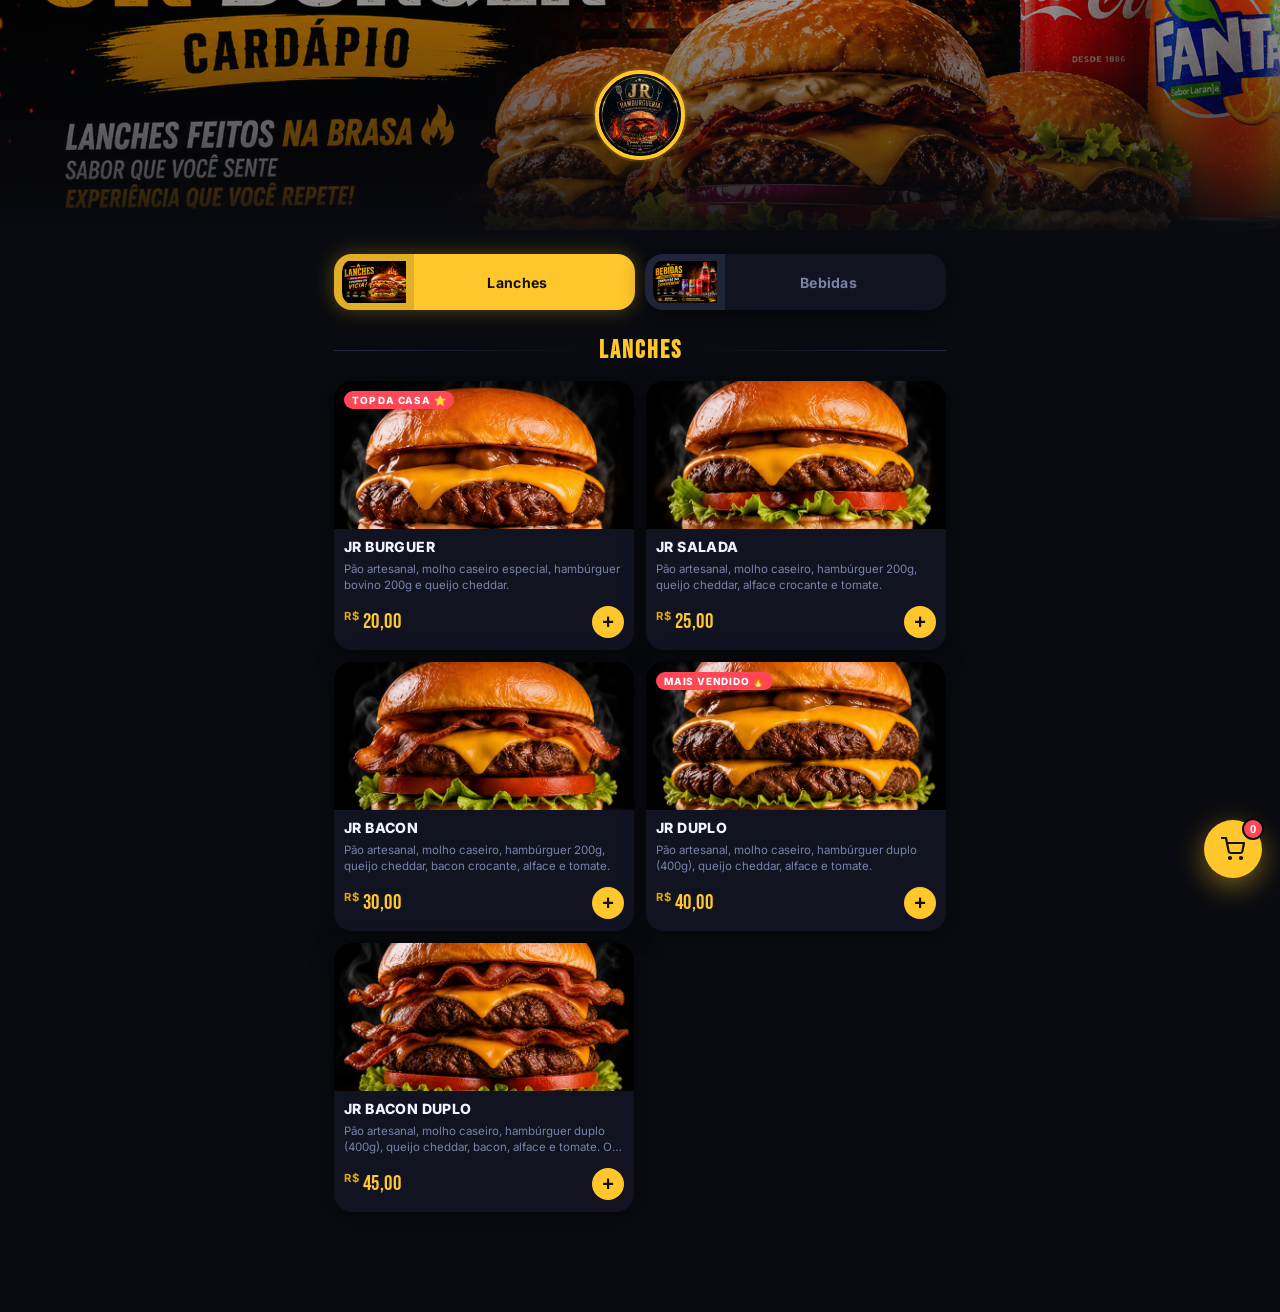
<file: index.html>
<!DOCTYPE html>
<html lang="pt-BR">
<head>
  <meta charset="UTF-8" />
  <meta name="viewport" content="width=device-width, initial-scale=1.0" />
  <title>JR Burguer — Cardápio</title>
  <link rel="stylesheet" href="style.css" />
  <link href="https://fonts.googleapis.com/css2?family=Bebas+Neue&family=Inter:wght@400;500;600;700;800;900&display=swap" rel="stylesheet" />
</head>
<body>

  <!-- ===== HERO / CAPA ===== -->
  <section class="hero">
    <img id="bannerImage" class="hero__bg" alt="Banner JR Burguer" />
    <div class="hero__overlay"></div>
    <div class="hero__profile">
      <img id="profileLogo" class="hero__logo" alt="Logo JR Burguer" />
    </div>
  </section>

  <!-- ===== APP SHELL ===== -->
  <main class="app">

    <!-- CATEGORIAS -->
    <nav class="cats" aria-label="Categorias">
      <button class="cat-btn active" data-category="burgers">
        <img src="categorias%20hamburgueres.png" alt="" />
        <span>Lanches</span>
      </button>
      <button class="cat-btn" data-category="drinks">
        <img src="categoria%20bebidas.png" alt="" />
        <span>Bebidas</span>
      </button>
    </nav>

    <!-- SEÇÃO HAMBÚRGUERES -->
    <section id="burgersSection" class="menu-section">
      <h2 class="section-title">
        <span class="section-title__line"></span>
        Lanches
        <span class="section-title__line"></span>
      </h2>
      <div class="grid" id="burgersGrid"></div>
    </section>

    <!-- SEÇÃO BEBIDAS -->
    <section id="drinksSection" class="menu-section is-hidden">
      <h2 class="section-title">
        <span class="section-title__line"></span>
        Bebidas
        <span class="section-title__line"></span>
      </h2>
      <div class="drinks-list" id="drinksGrid"></div>
    </section>

  </main>

  <!-- ===== MODAL DO PRODUTO ===== -->
  <div class="modal-overlay" id="productModal" role="dialog" aria-modal="true">
    <div class="modal-backdrop" id="modalBackdrop"></div>

    <article class="modal">
      <!-- Handle de arraste -->
      <div class="modal__handle"></div>

      <!-- Fechar -->
      <button class="modal__close" id="modalClose" aria-label="Fechar">✕</button>

      <!-- Categoria (topo) -->
      <p class="modal__category" id="modalCategory"></p>

      <!-- Nome do produto -->
      <h3 class="modal__name" id="modalName"></h3>

      <!-- Scroll de produtos (carrossel) -->
      <div class="modal__carousel" id="modalCarousel">
        <!-- itens injetados via JS -->
      </div>
      <!-- Dots indicadores -->
      <div class="modal__dots" id="modalDots"></div>

      <!-- Preço -->
      <p class="modal__price" id="modalPrice"></p>

      <!-- Controle de quantidade -->
      <div class="modal__qty-row">
        <button class="modal__qty-btn" id="modalQtyMinus">−</button>
        <span class="modal__qty-val" id="modalQtyVal">1</span>
        <button class="modal__qty-btn" id="modalQtyPlus">+</button>
      </div>

      <!-- Botão adicionar -->
      <button class="modal__add-btn" id="modalAdd">
        <span id="modalAddLabel">Adicionar ao pedido</span>
        <span class="modal__add-total" id="modalAddTotal"></span>
      </button>
    </article>
  </div>

  <!-- ===== FAB CARRINHO ===== -->
  <button class="fab" id="cartFab" aria-label="Abrir carrinho">
    <svg width="24" height="24" viewBox="0 0 24 24" fill="none" stroke="currentColor" stroke-width="2.2" stroke-linecap="round" stroke-linejoin="round"><circle cx="9" cy="21" r="1"/><circle cx="20" cy="21" r="1"/><path d="M1 1h4l2.68 13.39a2 2 0 0 0 2 1.61h9.72a2 2 0 0 0 2-1.61L23 6H6"/></svg>
    <span class="fab__badge" id="cartBadge">0</span>
  </button>

  <!-- ===== PAINEL CARRINHO ===== -->
  <div class="cart-overlay" id="cartOverlay">
    <aside class="cart-panel">
      <div class="cart-panel__header">
        <div>
          <h4>Seu Pedido</h4>
          <p class="cart-panel__sub" id="cartItemCount">0 itens</p>
        </div>
        <button class="cart-panel__close" id="cartClose">✕</button>
      </div>

      <ul class="cart-list" id="cartList"></ul>

      <div class="cart-empty" id="cartEmpty">
        <span>🛒</span>
        <p>Seu carrinho está vazio</p>
        <small>Adicione itens do cardápio</small>
      </div>

      <div class="cart-panel__footer" id="cartFooter">
        <div class="cart-panel__total-row">
          <span>Subtotal</span>
          <strong id="cartTotal">R$ 0,00</strong>
        </div>
        <div class="cart-delivery-notice">
          🛵 Taxa de entrega a combinar com o atendente
        </div>
        <button class="btn-whatsapp" id="cartCheckout">
          <svg width="20" height="20" viewBox="0 0 24 24" fill="currentColor"><path d="M17.472 14.382c-.297-.149-1.758-.867-2.03-.967-.273-.099-.471-.148-.67.15-.197.297-.767.966-.94 1.164-.173.199-.347.223-.644.075-.297-.15-1.255-.463-2.39-1.475-.883-.788-1.48-1.761-1.653-2.059-.173-.297-.018-.458.13-.606.134-.133.298-.347.446-.52.149-.174.198-.298.298-.497.099-.198.05-.371-.025-.52-.075-.149-.669-1.612-.916-2.207-.242-.579-.487-.5-.669-.51-.173-.008-.371-.01-.57-.01-.198 0-.52.074-.792.372-.272.297-1.04 1.016-1.04 2.479 0 1.462 1.065 2.875 1.213 3.074.149.198 2.096 3.2 5.077 4.487.709.306 1.262.489 1.694.625.712.227 1.36.195 1.871.118.571-.085 1.758-.719 2.006-1.413.248-.694.248-1.289.173-1.413-.074-.124-.272-.198-.57-.347z"/><path d="M12 0C5.373 0 0 5.373 0 12c0 2.125.554 4.12 1.524 5.855L0 24l6.335-1.502A11.95 11.95 0 0 0 12 24c6.627 0 12-5.373 12-12S18.627 0 12 0zm0 21.818a9.818 9.818 0 0 1-5.006-1.37l-.36-.214-3.727.883.939-3.619-.235-.372A9.818 9.818 0 1 1 12 21.818z"/></svg>
          Finalizar no WhatsApp
        </button>
      </div>
    </aside>
  </div>

  <!-- ===== TOAST ===== -->
  <div class="toast" id="toast"></div>

  <script src="script.js"></script>
</body>
</html>
</file>
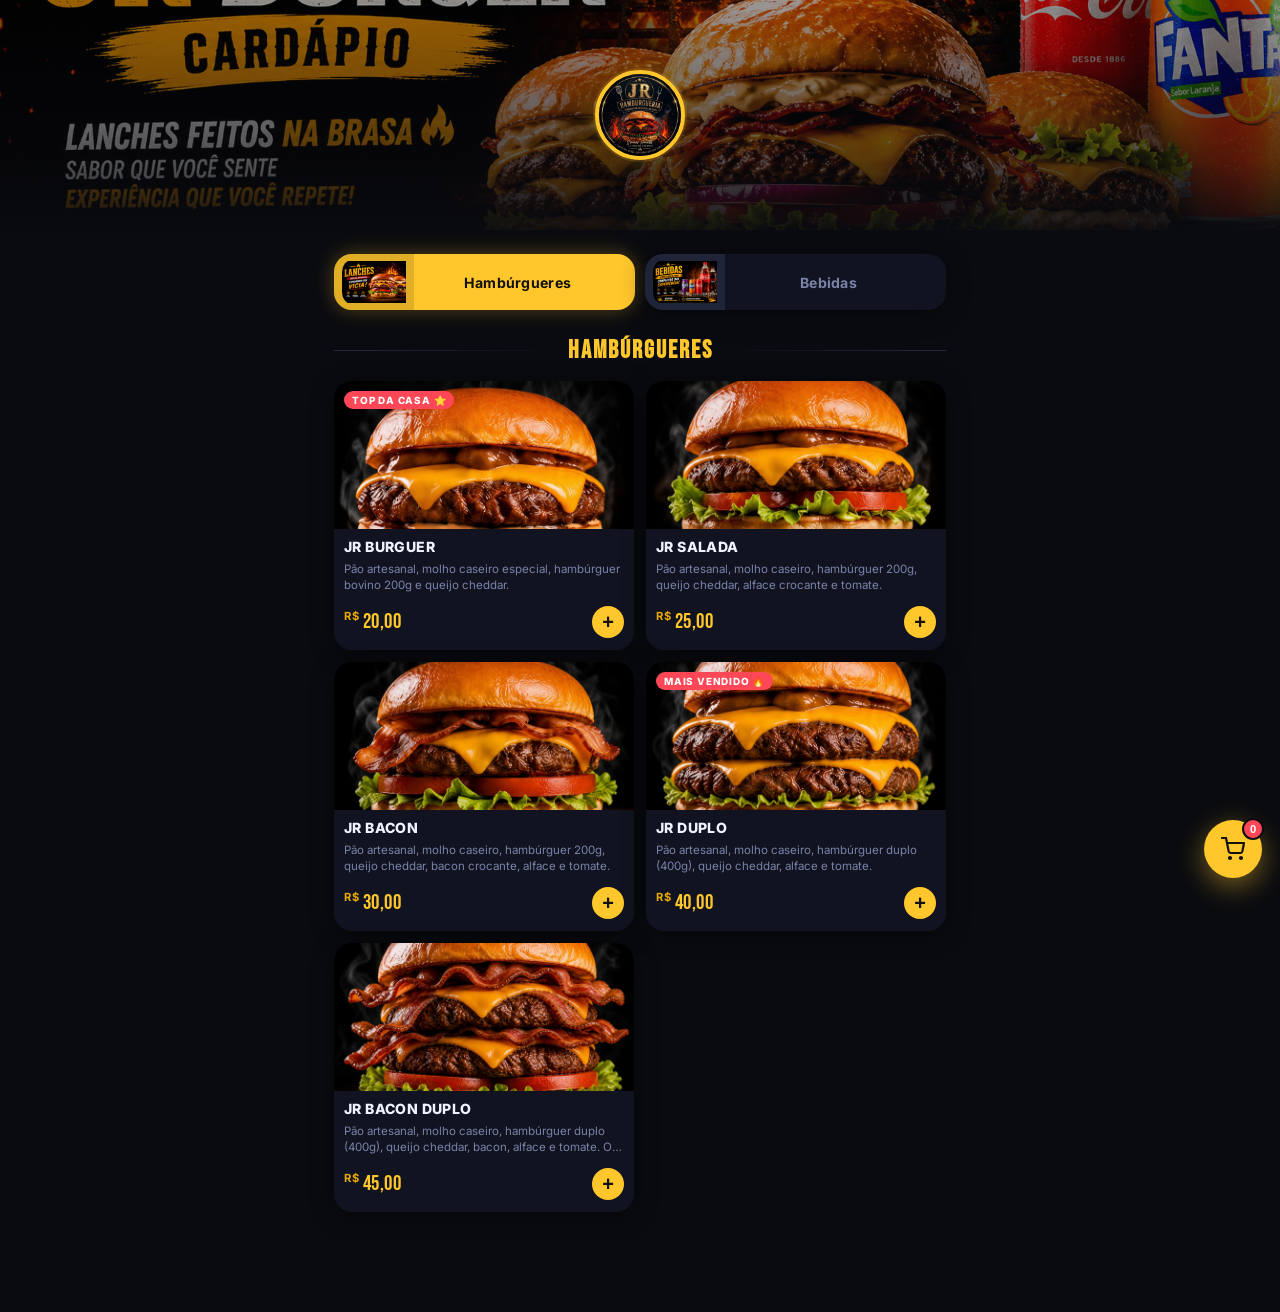
<file: index (1).html>
<!DOCTYPE html>
<html lang="pt-BR">
<head>
  <meta charset="UTF-8" />
  <meta name="viewport" content="width=device-width, initial-scale=1.0" />
  <title>JR Burguer — Cardápio</title>
  <link rel="stylesheet" href="style.css" />
  <link href="https://fonts.googleapis.com/css2?family=Bebas+Neue&family=Inter:wght@400;500;600;700;800;900&display=swap" rel="stylesheet" />
</head>
<body>

  <!-- ===== HERO / CAPA ===== -->
  <section class="hero">
    <img id="bannerImage" class="hero__bg" alt="Banner JR Burguer" />
    <div class="hero__overlay"></div>
    <div class="hero__profile">
      <img id="profileLogo" class="hero__logo" alt="Logo JR Burguer" />
    </div>
  </section>

  <!-- ===== APP SHELL ===== -->
  <main class="app">

    <!-- CATEGORIAS -->
    <nav class="cats" aria-label="Categorias">
      <button class="cat-btn active" data-category="burgers">
        <img src="categorias%20hamburgueres.png" alt="" />
        <span>Hambúrgueres</span>
      </button>
      <button class="cat-btn" data-category="drinks">
        <img src="categoria%20bebidas.png" alt="" />
        <span>Bebidas</span>
      </button>
    </nav>

    <!-- SEÇÃO HAMBÚRGUERES -->
    <section id="burgersSection" class="menu-section">
      <h2 class="section-title">
        <span class="section-title__line"></span>
        Hambúrgueres
        <span class="section-title__line"></span>
      </h2>
      <div class="grid" id="burgersGrid"></div>
    </section>

    <!-- SEÇÃO BEBIDAS -->
    <section id="drinksSection" class="menu-section is-hidden">
      <h2 class="section-title">
        <span class="section-title__line"></span>
        Bebidas
        <span class="section-title__line"></span>
      </h2>
      <div class="drinks-list" id="drinksGrid"></div>
    </section>

  </main>

  <!-- ===== MODAL DO PRODUTO ===== -->
  <div class="modal-overlay" id="productModal" role="dialog" aria-modal="true">
    <article class="modal">
      <button class="modal__close" id="modalClose" aria-label="Fechar">✕</button>

      <div class="modal__img-wrap">
        <img id="modalImage" alt="" />
      </div>

      <div class="modal__body">
        <div class="modal__badge" id="modalBadge"></div>
        <h3 class="modal__name" id="modalName"></h3>
        <p class="modal__desc" id="modalDesc"></p>

        <div class="modal__row">
          <span class="modal__price" id="modalPrice"></span>
          <div class="modal__qty">
            <button class="qty-btn" id="modalQtyMinus">−</button>
            <span class="qty-val" id="modalQtyVal">1</span>
            <button class="qty-btn" id="modalQtyPlus">+</button>
          </div>
        </div>

        <button class="btn-primary" id="modalAdd">
          <span>Adicionar ao pedido</span>
          <span id="modalAddTotal"></span>
        </button>
      </div>
    </article>
  </div>

  <!-- ===== FAB CARRINHO ===== -->
  <button class="fab" id="cartFab" aria-label="Abrir carrinho">
    <svg width="24" height="24" viewBox="0 0 24 24" fill="none" stroke="currentColor" stroke-width="2.2" stroke-linecap="round" stroke-linejoin="round"><circle cx="9" cy="21" r="1"/><circle cx="20" cy="21" r="1"/><path d="M1 1h4l2.68 13.39a2 2 0 0 0 2 1.61h9.72a2 2 0 0 0 2-1.61L23 6H6"/></svg>
    <span class="fab__badge" id="cartBadge">0</span>
  </button>

  <!-- ===== PAINEL CARRINHO ===== -->
  <div class="cart-overlay" id="cartOverlay">
    <aside class="cart-panel">
      <div class="cart-panel__header">
        <div>
          <h4>Seu Pedido</h4>
          <p class="cart-panel__sub" id="cartItemCount">0 itens</p>
        </div>
        <button class="cart-panel__close" id="cartClose">✕</button>
      </div>

      <ul class="cart-list" id="cartList"></ul>

      <div class="cart-empty" id="cartEmpty">
        <span>🛒</span>
        <p>Seu carrinho está vazio</p>
        <small>Adicione itens do cardápio</small>
      </div>

      <div class="cart-panel__footer" id="cartFooter">
        <div class="cart-panel__total-row">
          <span>Total</span>
          <strong id="cartTotal">R$ 0,00</strong>
        </div>
        <button class="btn-whatsapp" id="cartCheckout">
          <svg width="20" height="20" viewBox="0 0 24 24" fill="currentColor"><path d="M17.472 14.382c-.297-.149-1.758-.867-2.03-.967-.273-.099-.471-.148-.67.15-.197.297-.767.966-.94 1.164-.173.199-.347.223-.644.075-.297-.15-1.255-.463-2.39-1.475-.883-.788-1.48-1.761-1.653-2.059-.173-.297-.018-.458.13-.606.134-.133.298-.347.446-.52.149-.174.198-.298.298-.497.099-.198.05-.371-.025-.52-.075-.149-.669-1.612-.916-2.207-.242-.579-.487-.5-.669-.51-.173-.008-.371-.01-.57-.01-.198 0-.52.074-.792.372-.272.297-1.04 1.016-1.04 2.479 0 1.462 1.065 2.875 1.213 3.074.149.198 2.096 3.2 5.077 4.487.709.306 1.262.489 1.694.625.712.227 1.36.195 1.871.118.571-.085 1.758-.719 2.006-1.413.248-.694.248-1.289.173-1.413-.074-.124-.272-.198-.57-.347z"/><path d="M12 0C5.373 0 0 5.373 0 12c0 2.125.554 4.12 1.524 5.855L0 24l6.335-1.502A11.95 11.95 0 0 0 12 24c6.627 0 12-5.373 12-12S18.627 0 12 0zm0 21.818a9.818 9.818 0 0 1-5.006-1.37l-.36-.214-3.727.883.939-3.619-.235-.372A9.818 9.818 0 1 1 12 21.818z"/></svg>
          Finalizar no WhatsApp
        </button>
      </div>
    </aside>
  </div>

  <!-- ===== TOAST ===== -->
  <div class="toast" id="toast"></div>

  <script src="script.js"></script>
</body>
</html>
</file>
<file: style.css>
/* ================================================
   JR BURGUER — PREMIUM UI
   Dark · Amarelo · Mobile-first
   ================================================ */

/* ---------- RESET & TOKENS ---------- */
*, *::before, *::after {
  box-sizing: border-box;
  margin: 0;
  padding: 0;
  -webkit-tap-highlight-color: transparent;
}

:root {
  --bg:        #0a0b10;
  --surface:   #111420;
  --surface-2: #181c2e;
  --surface-3: #1f2438;
  --line:      #252a40;
  --text:      #f0f2ff;
  --muted:     #7a82a8;
  --gold:      #ffc72c;
  --gold-dark: #e6a800;
  --gold-glow: rgba(255,199,44,0.25);
  --red:       #ff4757;
  --green:     #25d366;
  --radius-sm: 12px;
  --radius:    18px;
  --radius-lg: 24px;
  --shadow-card: 0 4px 24px rgba(0,0,0,0.45);
  --shadow-gold: 0 0 20px rgba(255,199,44,0.3);
  --transition: 0.22s cubic-bezier(0.4,0,0.2,1);
}

html { scroll-behavior: smooth; }

body {
  background: var(--bg);
  color: var(--text);
  font-family: "Inter", sans-serif;
  font-size: 15px;
  min-height: 100vh;
  overflow-x: hidden;
}

/* ---------- HERO / CAPA ---------- */
.hero {
  position: relative;
  width: 100%;
  height: 230px;
  overflow: hidden;
}

.hero__bg {
  width: 100%;
  height: 100%;
  object-fit: cover;
  display: block;
  filter: brightness(0.72) saturate(1.1);
  transform: scale(1.02);
}

.hero__overlay {
  position: absolute;
  inset: 0;
  background: linear-gradient(
    to bottom,
    rgba(10,11,16,0.15) 0%,
    rgba(10,11,16,0.55) 70%,
    rgba(10,11,16,0.92) 100%
  );
}

.hero__profile {
  position: absolute;
  top: 50%;
  left: 50%;
  transform: translate(-50%, -50%);
  z-index: 10;
}

.hero__logo {
  width: 90px;
  height: 90px;
  border-radius: 50%;
  object-fit: cover;
  border: 4px solid var(--gold);
  box-shadow:
    0 0 0 2px rgba(255,199,44,0.15),
    0 0 28px rgba(255,199,44,0.35),
    0 8px 24px rgba(0,0,0,0.6);
  display: block;
}

/* ---------- APP SHELL ---------- */
.app {
  width: min(100%, 640px);
  margin: 0 auto;
  padding: 24px 14px 100px;
}

/* ---------- CATEGORIAS ---------- */
.cats {
  display: grid;
  grid-template-columns: 1fr 1fr;
  gap: 10px;
  margin-bottom: 26px;
}

.cat-btn {
  display: flex;
  align-items: center;
  gap: 0;
  border: none;
  border-radius: var(--radius);
  background: var(--surface);
  color: var(--muted);
  font-family: "Inter", sans-serif;
  font-size: 0.88rem;
  font-weight: 700;
  cursor: pointer;
  overflow: hidden;
  min-height: 56px;
  padding: 0 14px 0 0;
  transition: background var(--transition), color var(--transition), box-shadow var(--transition);
  box-shadow: var(--shadow-card);
}

.cat-btn img {
  width: 80px;
  height: 100%;
  min-height: 56px;
  object-fit: contain;
  object-position: center;
  background: var(--surface-3);
  border-radius: var(--radius) 0 0 var(--radius);
  padding: 6px 8px;
  flex-shrink: 0;
}

.cat-btn span {
  flex: 1;
  text-align: center;
  letter-spacing: 0.3px;
}

.cat-btn.active {
  background: var(--gold);
  color: #12100a;
  box-shadow: var(--shadow-gold);
}

.cat-btn.active img {
  background: rgba(0,0,0,0.12);
}

/* ---------- SECTION TITLE ---------- */
.section-title {
  display: flex;
  align-items: center;
  gap: 10px;
  font-family: "Bebas Neue", sans-serif;
  font-size: 1.55rem;
  letter-spacing: 2px;
  color: var(--gold);
  margin-bottom: 16px;
}

.section-title__line {
  flex: 1;
  height: 1px;
  background: linear-gradient(to right, transparent, var(--line));
}

.section-title__line:first-child {
  background: linear-gradient(to left, transparent, var(--line));
}

.menu-section.is-hidden { display: none; }

/* ---------- GRID HAMBÚRGUERES ---------- */
.grid {
  display: grid;
  grid-template-columns: repeat(2, 1fr);
  gap: 12px;
}

/* ---------- CARD PRODUTO ---------- */
.product-card {
  border-radius: var(--radius);
  overflow: hidden;
  background: var(--surface);
  cursor: pointer;
  box-shadow: var(--shadow-card);
  transition: transform var(--transition), box-shadow var(--transition);
  position: relative;
  display: flex;
  flex-direction: column;
}

.product-card:active {
  transform: scale(0.97);
}

@media (hover: hover) {
  .product-card:hover {
    transform: translateY(-4px);
    box-shadow: 0 12px 36px rgba(0,0,0,0.55), var(--shadow-gold);
  }
}

.product-card__img {
  width: 100%;
  height: 148px;
  object-fit: cover;
  display: block;
  transition: transform 0.4s ease;
}

.product-card:hover .product-card__img {
  transform: scale(1.04);
}

/* Badge mais vendido */
.product-card__badge {
  position: absolute;
  top: 10px;
  left: 10px;
  background: var(--red);
  color: #fff;
  font-size: 0.62rem;
  font-weight: 800;
  letter-spacing: 0.8px;
  text-transform: uppercase;
  padding: 3px 8px;
  border-radius: 999px;
}

.product-card__body {
  padding: 10px 10px 12px;
  display: flex;
  flex-direction: column;
  flex: 1;
  gap: 5px;
}

.product-card__name {
  font-size: 0.88rem;
  font-weight: 800;
  line-height: 1.2;
  color: var(--text);
  text-transform: uppercase;
  letter-spacing: 0.4px;
}

.product-card__desc {
  font-size: 0.72rem;
  color: var(--muted);
  line-height: 1.4;
  flex: 1;
  display: -webkit-box;
  -webkit-line-clamp: 2;
  line-clamp: 2;
  -webkit-box-orient: vertical;
  overflow: hidden;
}

.product-card__footer {
  display: flex;
  align-items: center;
  justify-content: space-between;
  margin-top: 8px;
  gap: 6px;
}

.product-card__price {
  font-family: "Bebas Neue", sans-serif;
  font-size: 1.3rem;
  color: var(--gold);
  letter-spacing: 0.5px;
  line-height: 1;
}

.product-card__price small {
  font-family: "Inter", sans-serif;
  font-size: 0.7rem;
  font-weight: 700;
  vertical-align: super;
  color: var(--gold-dark);
}

.btn-card {
  width: 32px;
  height: 32px;
  border-radius: 50%;
  border: none;
  background: var(--gold);
  color: #12100a;
  font-size: 1.25rem;
  font-weight: 900;
  cursor: pointer;
  display: grid;
  place-items: center;
  flex-shrink: 0;
  transition: background var(--transition), transform var(--transition);
  line-height: 1;
}

.btn-card:active {
  transform: scale(0.9);
}

.btn-card.added {
  background: var(--green);
}

/* ---------- LISTA BEBIDAS ---------- */
.drinks-list {
  display: grid;
  gap: 10px;
}

.drink-card {
  display: flex;
  align-items: center;
  gap: 12px;
  padding: 10px 12px 10px 10px;
  border-radius: var(--radius);
  background: var(--surface);
  cursor: pointer;
  box-shadow: var(--shadow-card);
  transition: transform var(--transition), box-shadow var(--transition);
}

.drink-card:active {
  transform: scale(0.98);
}

@media (hover: hover) {
  .drink-card:hover {
    transform: translateY(-3px);
    box-shadow: 0 10px 28px rgba(0,0,0,0.5);
  }
}

.drink-card__img {
  width: 70px;
  height: 70px;
  border-radius: var(--radius-sm);
  object-fit: cover;
  flex-shrink: 0;
  background: var(--surface-3);
}

.drink-card__info {
  flex: 1;
  min-width: 0;
}

.drink-card__name {
  font-size: 0.88rem;
  font-weight: 700;
  margin-bottom: 6px;
  color: var(--text);
}

.drink-card__price {
  display: inline-flex;
  align-items: center;
  background: var(--gold);
  color: #12100a;
  font-size: 0.8rem;
  font-weight: 800;
  border-radius: 999px;
  padding: 3px 10px;
}

.drink-card .btn-card {
  flex-shrink: 0;
}

/* ---------- MODAL ---------- */
.modal-overlay {
  position: fixed;
  inset: 0;
  z-index: 50;
  display: flex;
  align-items: center;
  justify-content: center;
  opacity: 0;
  pointer-events: none;
  transition: opacity 0.28s ease;
}

.modal-overlay.open {
  opacity: 1;
  pointer-events: auto;
}

.modal-backdrop {
  position: absolute;
  inset: 0;
  background: rgba(7, 8, 14, 0.82);
  backdrop-filter: blur(8px);
  -webkit-backdrop-filter: blur(8px);
}

.modal {
  position: relative;
  z-index: 2;
  width: min(92vw, 420px);
  background: var(--surface-2);
  border-radius: 28px;
  padding: 28px 22px 26px;
  display: flex;
  flex-direction: column;
  align-items: center;
  gap: 0;
  text-align: center;
  transform: scale(0.88) translateY(20px);
  transition: transform 0.32s cubic-bezier(0.34, 1.15, 0.64, 1);
  box-shadow: 0 32px 80px rgba(0,0,0,0.7), 0 0 0 1px var(--line);
}

.modal-overlay.open .modal {
  transform: scale(1) translateY(0);
}

.modal__handle {
  width: 40px;
  height: 4px;
  border-radius: 999px;
  background: var(--line);
  margin-bottom: 16px;
}

.modal__close {
  position: absolute;
  top: 14px;
  right: 14px;
  width: 32px;
  height: 32px;
  border-radius: 50%;
  border: none;
  background: var(--surface-3);
  color: var(--muted);
  font-size: 0.85rem;
  cursor: pointer;
  display: grid;
  place-items: center;
  transition: background var(--transition), color var(--transition);
}

.modal__close:hover {
  background: var(--red);
  color: #fff;
}

/* Categoria */
.modal__category {
  font-size: 0.7rem;
  font-weight: 800;
  letter-spacing: 2px;
  text-transform: uppercase;
  color: var(--gold);
  margin-bottom: 6px;
}

/* Nome */
.modal__name {
  font-family: "Bebas Neue", sans-serif;
  font-size: 1.9rem;
  letter-spacing: 2px;
  color: var(--text);
  line-height: 1;
  margin-bottom: 18px;
  padding: 0 28px;
}

/* Carrossel de produtos */
.modal__carousel {
  width: 100%;
  overflow-x: auto;
  scroll-snap-type: x mandatory;
  scroll-behavior: smooth;
  display: flex;
  gap: 12px;
  padding: 4px 2px 8px;
  scrollbar-width: none;
  -ms-overflow-style: none;
}

.modal__carousel::-webkit-scrollbar {
  display: none;
}

.modal__slide {
  scroll-snap-align: center;
  flex-shrink: 0;
  width: 100%;
  aspect-ratio: 1 / 1;
  border-radius: 20px;
  overflow: hidden;
  cursor: pointer;
  position: relative;
}

.modal__slide img {
  width: 100%;
  height: 100%;
  object-fit: cover;
  display: block;
  transition: transform 0.4s ease;
}

.modal__slide.active img {
  transform: scale(1.03);
}

/* Dots */
.modal__dots {
  display: flex;
  gap: 6px;
  justify-content: center;
  margin-top: 10px;
  margin-bottom: 16px;
}

.modal__dot {
  width: 7px;
  height: 7px;
  border-radius: 50%;
  background: var(--line);
  transition: background 0.2s ease, transform 0.2s ease;
  cursor: pointer;
}

.modal__dot.active {
  background: var(--gold);
  transform: scale(1.35);
}

/* Preço */
.modal__price {
  font-family: "Bebas Neue", sans-serif;
  font-size: 2.4rem;
  color: var(--gold);
  letter-spacing: 1.5px;
  line-height: 1;
  margin-bottom: 18px;
}

/* Quantidade */
.modal__qty-row {
  display: flex;
  align-items: center;
  gap: 0;
  background: var(--surface-3);
  border-radius: 999px;
  padding: 4px;
  margin-bottom: 20px;
}

.modal__qty-btn {
  width: 44px;
  height: 44px;
  border-radius: 50%;
  border: none;
  background: var(--gold);
  color: #12100a;
  font-size: 1.4rem;
  font-weight: 900;
  cursor: pointer;
  display: grid;
  place-items: center;
  line-height: 1;
  transition: background var(--transition), transform var(--transition);
  flex-shrink: 0;
}

.modal__qty-btn:active {
  transform: scale(0.88);
}

.modal__qty-val {
  min-width: 56px;
  text-align: center;
  font-size: 1.25rem;
  font-weight: 800;
}

/* Botão adicionar */
.modal__add-btn {
  display: flex;
  align-items: center;
  justify-content: space-between;
  width: 100%;
  border: none;
  border-radius: var(--radius);
  background: var(--gold);
  color: #12100a;
  font-family: "Inter", sans-serif;
  font-size: 0.95rem;
  font-weight: 800;
  padding: 15px 18px;
  cursor: pointer;
  transition: background var(--transition), box-shadow var(--transition), transform var(--transition);
  box-shadow: 0 6px 22px rgba(255,199,44,0.35);
  letter-spacing: 0.3px;
}

.modal__add-btn:hover {
  background: #ffd44d;
  box-shadow: 0 8px 30px rgba(255,199,44,0.5);
}

.modal__add-btn:active {
  transform: scale(0.97);
}

.modal__add-btn.added {
  background: var(--green);
  box-shadow: 0 6px 20px rgba(37,211,102,0.3);
  color: #fff;
}

.modal__add-total {
  font-size: 0.95rem;
  font-weight: 900;
  opacity: 0.85;
}

/* qty-btn reutilizado no carrinho */
.qty-btn {
  width: 28px;
  height: 28px;
  border-radius: 50%;
  border: none;
  background: var(--gold);
  color: #12100a;
  font-size: 1rem;
  font-weight: 900;
  cursor: pointer;
  display: grid;
  place-items: center;
  transition: background var(--transition), transform var(--transition);
  line-height: 1;
  flex-shrink: 0;
}

.qty-btn:active {
  transform: scale(0.88);
}

.qty-val {
  min-width: 28px;
  text-align: center;
  font-size: 1rem;
  font-weight: 800;
}

.btn-primary {
  display: flex;
  align-items: center;
  justify-content: space-between;
  width: 100%;
  border: none;
  border-radius: var(--radius);
  background: var(--gold);
  color: #12100a;
  font-family: "Inter", sans-serif;
  font-size: 0.96rem;
  font-weight: 800;
  padding: 14px 18px;
  cursor: pointer;
  transition: background var(--transition), box-shadow var(--transition), transform var(--transition);
  box-shadow: 0 6px 20px rgba(255,199,44,0.3);
  letter-spacing: 0.3px;
}

.btn-primary:active { transform: scale(0.97); }

.btn-primary.added {
  background: var(--green);
  color: #fff;
}

/* ---------- FAB CARRINHO ---------- */
.fab {
  position: fixed;
  right: 18px;
  bottom: 22px;
  z-index: 40;
  width: 58px;
  height: 58px;
  border: none;
  border-radius: 50%;
  background: var(--gold);
  color: #12100a;
  cursor: pointer;
  display: grid;
  place-items: center;
  box-shadow: 0 8px 28px rgba(255,199,44,0.45);
  transition: transform var(--transition), box-shadow var(--transition);
}

.fab:active {
  transform: scale(0.92);
}

@media (hover: hover) {
  .fab:hover {
    transform: translateY(-2px);
    box-shadow: 0 12px 32px rgba(255,199,44,0.55);
  }
}

.fab__badge {
  position: absolute;
  top: -2px;
  right: -2px;
  min-width: 22px;
  height: 22px;
  border-radius: 999px;
  background: var(--red);
  color: #fff;
  font-size: 0.7rem;
  font-weight: 900;
  display: grid;
  place-items: center;
  padding: 0 4px;
  border: 2px solid var(--bg);
  transition: transform 0.2s ease;
}

.fab__badge.bump {
  animation: badge-bump 0.3s ease;
}

@keyframes badge-bump {
  0%   { transform: scale(1); }
  45%  { transform: scale(1.5); }
  100% { transform: scale(1); }
}

/* ---------- PAINEL CARRINHO ---------- */
.cart-overlay {
  position: fixed;
  inset: 0;
  background: rgba(7,8,14,0.72);
  backdrop-filter: blur(4px);
  -webkit-backdrop-filter: blur(4px);
  z-index: 60;
  opacity: 0;
  pointer-events: none;
  transition: opacity 0.25s ease;
  display: flex;
  justify-content: flex-end;
}

.cart-overlay.open {
  opacity: 1;
  pointer-events: auto;
}

.cart-panel {
  width: min(100%, 400px);
  height: 100%;
  background: var(--surface-2);
  border-left: 1px solid var(--line);
  display: flex;
  flex-direction: column;
  transform: translateX(100%);
  transition: transform 0.3s cubic-bezier(0.4,0,0.2,1);
}

.cart-overlay.open .cart-panel {
  transform: translateX(0);
}

.cart-panel__header {
  padding: 20px 18px 16px;
  border-bottom: 1px solid var(--line);
  display: flex;
  align-items: flex-start;
  justify-content: space-between;
}

.cart-panel__header h4 {
  font-family: "Bebas Neue", sans-serif;
  font-size: 1.5rem;
  letter-spacing: 1.5px;
  color: var(--gold);
}

.cart-panel__sub {
  font-size: 0.78rem;
  color: var(--muted);
  margin-top: 2px;
}

.cart-panel__close {
  width: 34px;
  height: 34px;
  border-radius: 50%;
  border: none;
  background: var(--surface-3);
  color: var(--text);
  cursor: pointer;
  display: grid;
  place-items: center;
  font-size: 0.85rem;
  transition: background var(--transition);
}

.cart-panel__close:hover {
  background: var(--red);
}

.cart-list {
  list-style: none;
  padding: 14px 14px 0;
  display: flex;
  flex-direction: column;
  gap: 10px;
  overflow-y: auto;
  flex: 1;
  scrollbar-width: thin;
  scrollbar-color: var(--line) transparent;
}

.cart-item {
  background: var(--surface);
  border-radius: var(--radius);
  padding: 10px;
  display: flex;
  gap: 10px;
  animation: slide-in 0.22s ease;
}

@keyframes slide-in {
  from { opacity: 0; transform: translateX(16px); }
  to   { opacity: 1; transform: translateX(0); }
}

.cart-item__img {
  width: 60px;
  height: 60px;
  border-radius: var(--radius-sm);
  object-fit: cover;
  flex-shrink: 0;
  background: var(--surface-3);
}

.cart-item__info {
  flex: 1;
  min-width: 0;
}

.cart-item__name {
  font-size: 0.84rem;
  font-weight: 700;
  color: var(--text);
  margin-bottom: 3px;
  white-space: nowrap;
  overflow: hidden;
  text-overflow: ellipsis;
}

.cart-item__price {
  font-size: 0.76rem;
  color: var(--muted);
  margin-bottom: 7px;
}

.cart-item__controls {
  display: flex;
  align-items: center;
  gap: 6px;
}

.cart-item__controls .qty-btn {
  width: 26px;
  height: 26px;
  font-size: 0.95rem;
}

.cart-item__controls span {
  min-width: 22px;
  text-align: center;
  font-size: 0.88rem;
  font-weight: 700;
}

.cart-empty {
  display: flex;
  flex-direction: column;
  align-items: center;
  justify-content: center;
  gap: 8px;
  padding: 40px 20px;
  color: var(--muted);
  text-align: center;
}

.cart-empty span {
  font-size: 2.8rem;
  opacity: 0.4;
  display: block;
}

.cart-empty p {
  font-weight: 700;
  font-size: 1rem;
}

.cart-empty small {
  font-size: 0.8rem;
  opacity: 0.7;
}

.cart-panel__footer {
  padding: 14px 16px 22px;
  border-top: 1px solid var(--line);
  display: flex;
  flex-direction: column;
  gap: 12px;
}

.cart-panel__total-row {
  display: flex;
  justify-content: space-between;
  align-items: center;
  font-size: 0.9rem;
  color: var(--muted);
}

.cart-panel__total-row strong {
  font-family: "Bebas Neue", sans-serif;
  font-size: 1.8rem;
  color: var(--gold);
  letter-spacing: 1px;
}

.cart-delivery-notice {
  font-size: 0.78rem;
  color: var(--muted);
  background: rgba(255, 255, 255, 0.04);
  border: 1px dashed rgba(255, 255, 255, 0.12);
  border-radius: 8px;
  padding: 8px 12px;
  text-align: center;
  margin-top: 4px;
}

.btn-whatsapp {
  display: flex;
  align-items: center;
  justify-content: center;
  gap: 10px;
  width: 100%;
  border: none;
  border-radius: var(--radius);
  background: var(--green);
  color: #fff;
  font-family: "Inter", sans-serif;
  font-size: 0.95rem;
  font-weight: 800;
  padding: 15px 18px;
  cursor: pointer;
  transition: background var(--transition), transform var(--transition), box-shadow var(--transition);
  box-shadow: 0 6px 20px rgba(37,211,102,0.3);
}

.btn-whatsapp:hover {
  background: #1eb855;
  box-shadow: 0 8px 28px rgba(37,211,102,0.45);
}

.btn-whatsapp:active {
  transform: scale(0.97);
}

/* ---------- TOAST ---------- */
.toast {
  position: fixed;
  bottom: 90px;
  left: 50%;
  transform: translateX(-50%) translateY(20px);
  background: var(--surface-2);
  color: var(--text);
  border: 1px solid var(--line);
  border-radius: 999px;
  padding: 11px 20px;
  font-size: 0.83rem;
  font-weight: 600;
  z-index: 99;
  opacity: 0;
  pointer-events: none;
  transition: opacity 0.22s ease, transform 0.22s ease;
  white-space: nowrap;
  box-shadow: 0 8px 28px rgba(0,0,0,0.5);
}

.toast.show {
  opacity: 1;
  transform: translateX(-50%) translateY(0);
}

/* ---------- RESPONSIVE ---------- */
@media (max-width: 430px) {
  .hero { height: 190px; }
  .hero__logo { width: 80px; height: 80px; }
  .app { padding-top: 24px; }
  .product-card__img { height: 130px; }
  .modal__img-wrap { height: 210px; }
  .cart-panel { width: 100%; }
  .grid { gap: 10px; }
}
</file>
